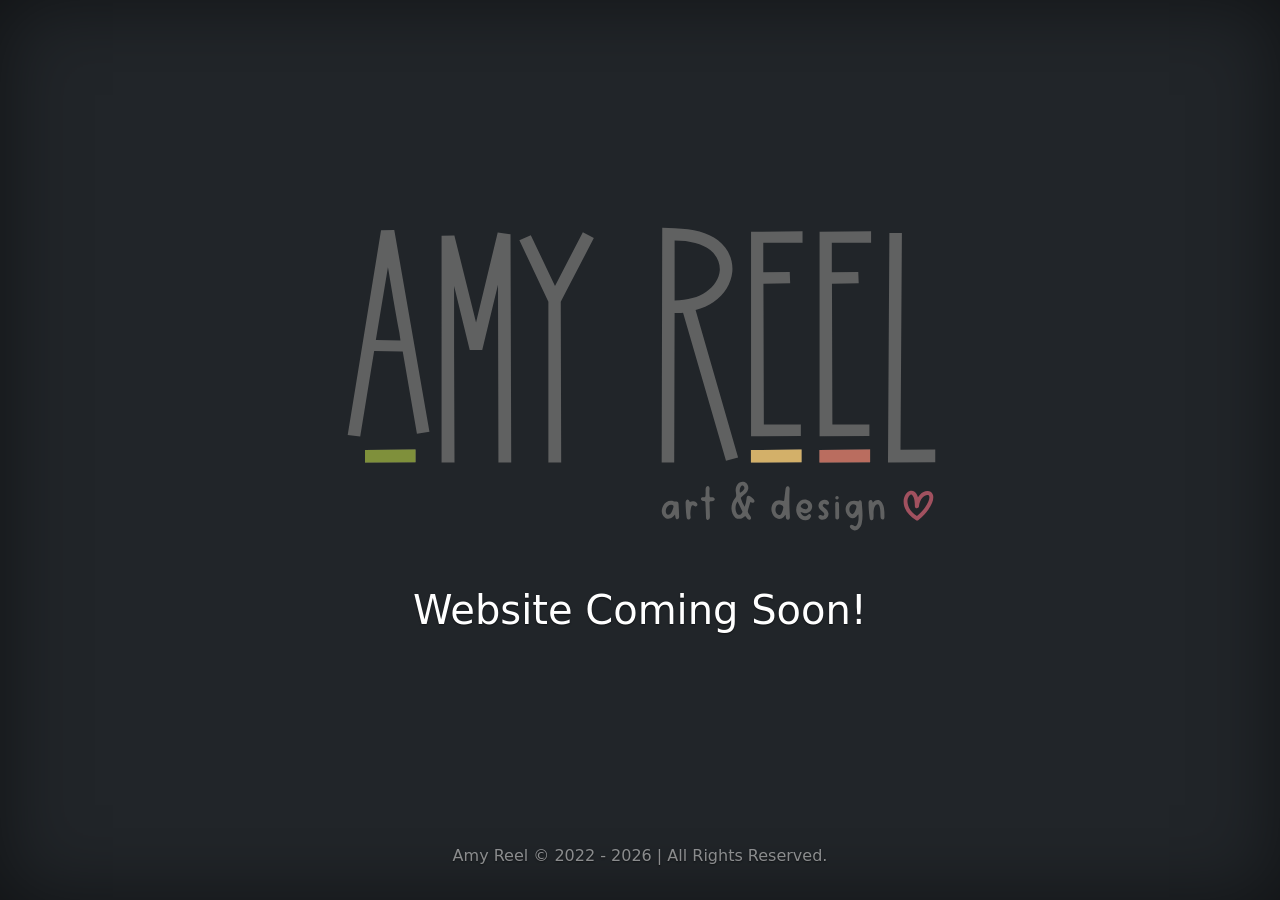
<file: index.html>
<!doctype html>
<html lang="en" class="h-100">
<head>
  <meta charset="utf-8">
  <meta name="viewport" content="width=device-width, initial-scale=1">
  <meta name="description" content="Amy Reel's Portfolio">
  <meta name="author" content="Amy Reel">
  <meta name="theme-color" content="#A1515F">

  <!-- Favicons -->
  <link rel="apple-touch-icon" sizes="180x180" href="/images/apple-touch-icon.png">
  <link rel="icon" type="image/png" sizes="32x32" href="/images/favicon-32x32.png">
  <link rel="icon" type="image/png" sizes="16x16" href="/images/favicon-16x16.png">
  <link rel="manifest" href="/site.webmanifest">
  <!-- /Favicons -->

  <title>Amy Reel | Portfolio</title>

  <!-- Bootstrap CDN -->
  <link href="https://cdn.jsdelivr.net/npm/bootstrap@5.2.2/dist/css/bootstrap.min.css" rel="stylesheet" integrity="sha384-Zenh87qX5JnK2Jl0vWa8Ck2rdkQ2Bzep5IDxbcnCeuOxjzrPF/et3URy9Bv1WTRi" crossorigin="anonymous">

  <!-- CSS -->
  <link href="/css/cover.css" rel="stylesheet">
  <link href="/css/main-styles.css" rel="stylesheet">
</head>

  <body class="d-flex h-100 text-center text-bg-dark">

    <div class="cover-container d-flex w-100 h-100 p-3 mx-auto flex-column">
    <header class="mb-auto">
      <div>

      </div>
    </header>

    <main class="px-3">
      <img src="/images/amy-reel-logo.svg" alt="Amy Reel - Art &amp; Design Logo" title="Amy Reel - Art &amp; Design" class="img-reponsive mb-5">
      <h1>Website Coming Soon!</h1>
    </main>

      <footer class="mt-auto text-white-50">
        <p>Amy Reel © 2022 - 2026 | All Rights Reserved.</p>
      </footer>
    </div> 

    <div style="position: static !important;"></div>

    <script src="https://cdn.jsdelivr.net/npm/bootstrap@5.2.2/dist/js/bootstrap.bundle.min.js" integrity="sha384-OERcA2EqjJCMA+/3y+gxIOqMEjwtxJY7qPCqsdltbNJuaOe923+mo//f6V8Qbsw3" crossorigin="anonymous"></script>
  </body>

</html>
</file>
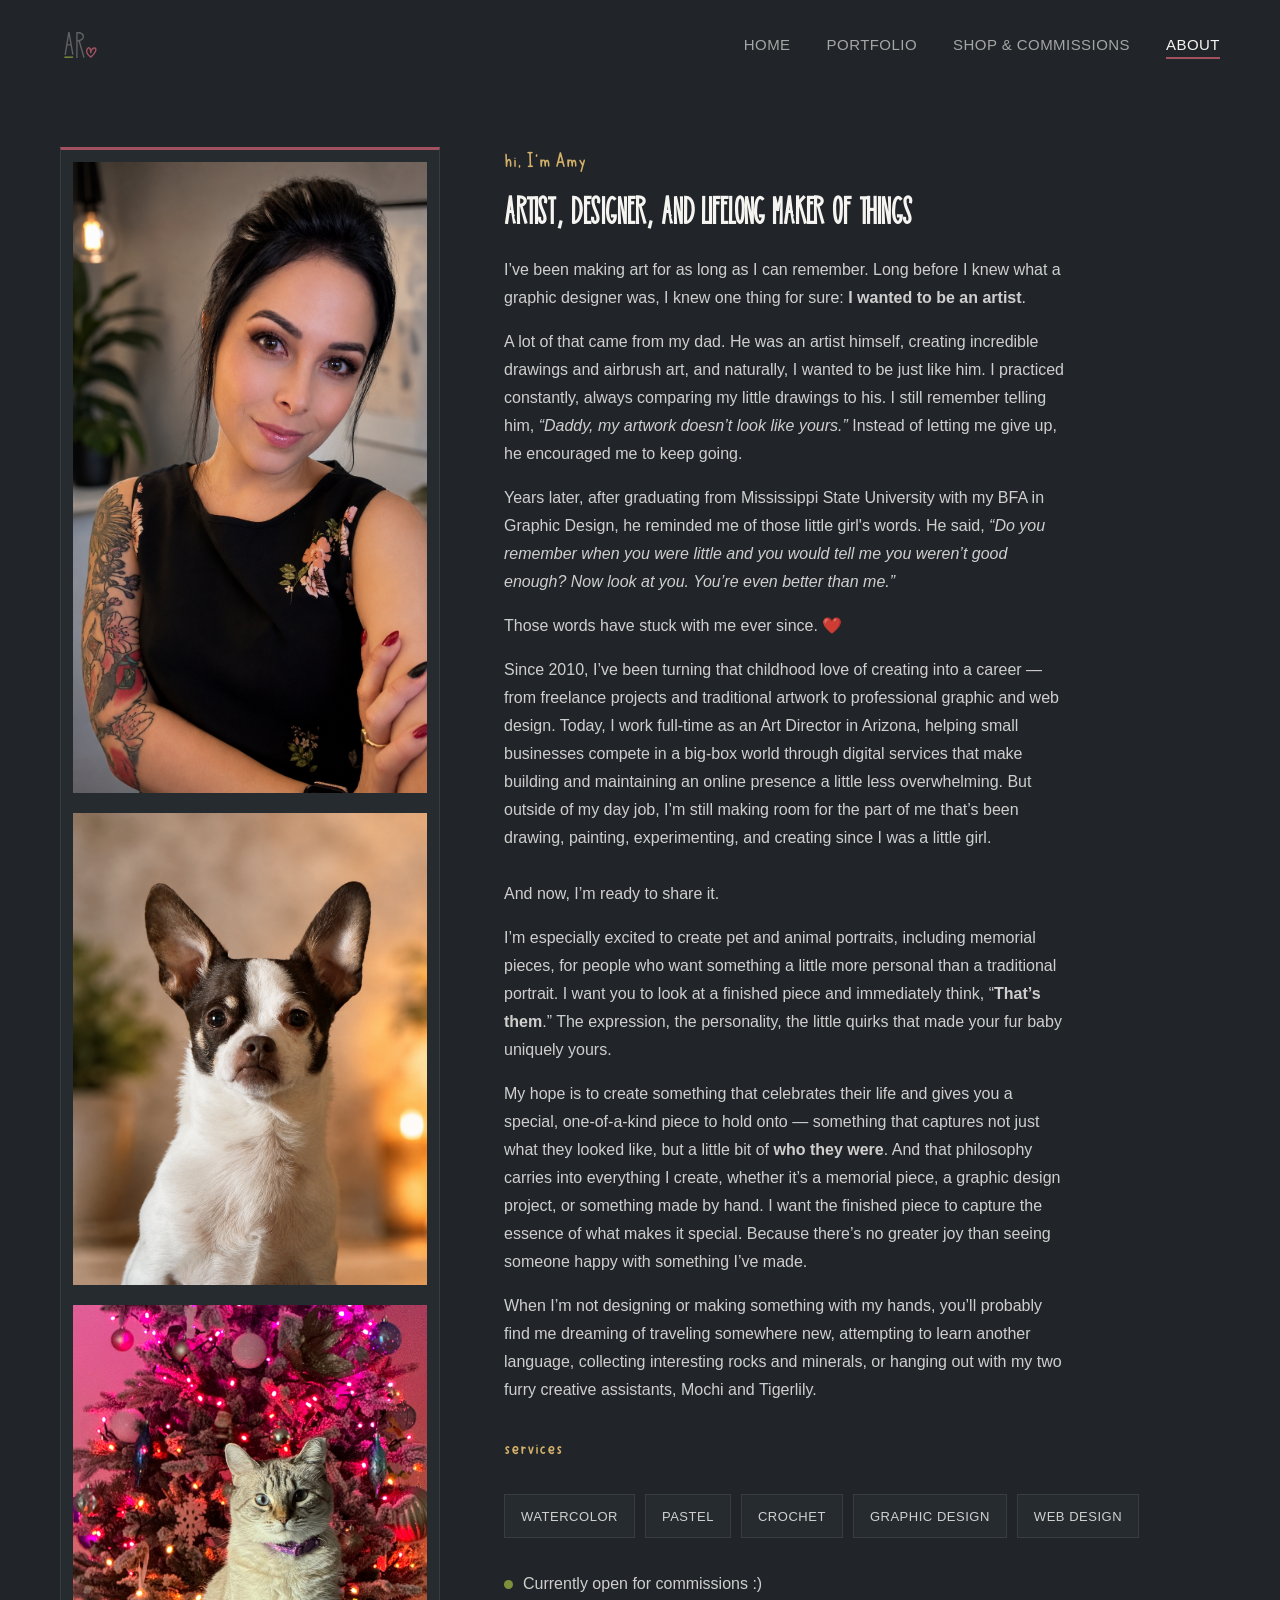
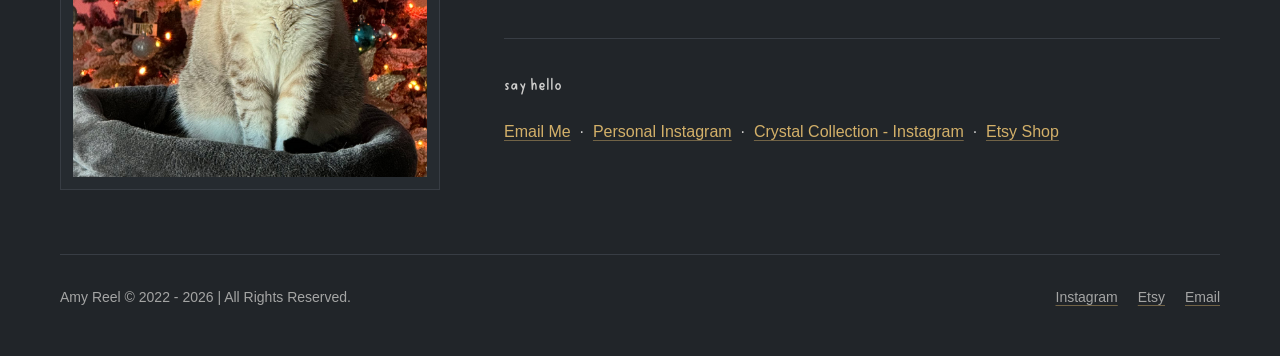
<file: about.html>
<!doctype html>
<html lang="en">
<head>
  <meta charset="utf-8">
  <meta name="viewport" content="width=device-width, initial-scale=1">
  <meta name="description" content="About Amy Reel — art, design, crochet, and commissioned traditional media.">
  <title>About | Amy Reel — Art &amp; Design</title>
  <link rel="icon" type="image/x-icon" href="images/favicon.ico">
  <link rel="stylesheet" href="css/style.css">
  <link rel="stylesheet" href="css/pages.css">
</head>
<body>
  <a class="skip-link" href="#main">Skip to main content</a>

  <header class="site-header">
    <div class="wrap nav">
      <a href="index.html" class="nav-logo" aria-label="Amy Reel — Home">
        <img src="images/amy-reel-logo-abrv.svg" alt="" width="64" height="34">
      </a>
      <div class="nav-end">
        <button type="button" class="nav-toggle" aria-expanded="false" aria-controls="primary-nav">
          <span class="nav-toggle-bars" aria-hidden="true"></span>
          <span class="visually-hidden">Menu</span>
        </button>
        <nav aria-label="Primary">
          <ul class="nav-links" id="primary-nav" data-open="false">
            <li><a href="index.html">Home</a></li>
            <li><a href="portfolio.html">Portfolio</a></li>
            <li><a href="shop.html">Shop &amp; Commissions</a></li>
            <li><a href="about.html" aria-current="page">About</a></li>
          </ul>
        </nav>
      </div>
    </div>
  </header>

  <main id="main">
    <section class="wrap about-body">
      <div class="portrait placeholder-block">
        <img src="images/amy-about-pic.png"  alt="a picture of Amy Reel" title="hi, I'm Amy">
        <img src="images/Mochi.png"  alt="a picture of Mochi" title="woof, I'm Mochi">
        <img src="images/TL.jpg"  alt="a picture of Tigerlily" title="meow, I'm Tigerlily">
      </div>
      <div class="about-copy">
        <span class="eyebrow" style="font-size:22px;">hi, I'm Amy</span>
        <h1 class="section-title display">artist, designer, and lifelong maker of things</h1>
        <p>I’ve been making art for as long as I can remember. Long before I knew what a graphic designer was, I knew one thing for sure: <strong>I wanted to be an artist</strong>.</p>
        <p>A lot of that came from my dad. He was an artist himself, creating incredible drawings and airbrush art, and naturally, I wanted to be just like him. I practiced constantly, always comparing my little drawings to his. I still remember telling him, <i>“Daddy, my artwork doesn’t look like yours.”</i> Instead of letting me give up, he encouraged me to keep going.</p>
        <p>Years later, after graduating from Mississippi State University with my BFA in Graphic Design, he reminded me of those little girl's words. He said, <i>“Do you remember when you were little and you would tell me you weren’t good enough? Now look at you. You’re even better than me.”</i></p>
        <p>Those words have stuck with me ever since. ❤️</p>
        <p>Since 2010, I’ve been turning that childhood love of creating into a career — from freelance projects and traditional artwork to professional graphic and web design. Today, I work full-time as an Art Director in Arizona, helping small businesses compete in a big-box world through digital services that make building and maintaining an online presence a little less overwhelming. But outside of my day job, I’m still making room for the part of me that’s been drawing, painting, experimenting, and creating since I was a little girl.<br><br>And now, I’m ready to share it.</p>
        <p>I’m especially excited to create pet and animal portraits, including memorial pieces, for people who want something a little more personal than a traditional portrait. I want you to look at a finished piece and immediately think, “<strong>That’s them</strong>.” The expression, the personality, the little quirks that made your fur baby uniquely yours.</p>
        <p>My hope is to create something that celebrates their life and gives you a special, one-of-a-kind piece to hold onto — something that captures not just what they looked like, but a little bit of <strong>who they were</strong>. And that philosophy carries into everything I create, whether it’s a memorial piece, a graphic design project, or something made by hand. I want the finished piece to capture the essence of what makes it special. Because there’s no greater joy than seeing someone happy with something I’ve made.</p>
        <p>When I’m not designing or making something with my hands, you’ll probably find me dreaming of traveling somewhere new, attempting to learn another language, collecting interesting rocks and minerals, or hanging out with my two furry creative assistants, Mochi and Tigerlily.</p>
        
        <span class="eyebrow" style="font-size:22px; margin-top: 30px;">services</span>
        <ul class="tags" aria-label="Mediums and tools">
          <li class="chip">Watercolor</li>
          <li class="chip">Pastel</li>
          <li class="chip">Crochet</li>
          <li class="chip">Graphic Design</li>
          <li class="chip">Web Design</li>
        </ul>

        <p class="status-badge"><span class="status-dot green-light" aria-hidden="true"></span> Currently open for commissions :) </p>

        <div class="contact-block">
          <p class="eyebrow">say hello</p>
          <p>
            <a href="mailto:amyhreel@gmail.com">Email Me</a>
            &nbsp;&middot;&nbsp;
            <a href="https://www.instagram.com/amehkeepsitreel/" target="_blank">Personal Instagram</a>
            &nbsp;&middot;&nbsp;
            <a href="https://www.instagram.com/a.reel.crystal.collection/" target="_blank">Crystal Collection - Instagram</a>
            &nbsp;&middot;&nbsp;
            <a href="https://www.etsy.com/" target="_blank">Etsy Shop</a>
          </p>
        </div>
      </div>
    </section>
  </main>

  <footer class="footer wrap">
    <p>Amy Reel &copy; 2022 - <script>document.write(new Date().getFullYear())</script> | All Rights Reserved.</p>
    <ul class="footer-social">
      <li><a href="#">Instagram</a></li>
      <li><a href="https://www.etsy.com/">Etsy</a></li>
      <li><a href="mailto:your@email.com">Email</a></li>
    </ul>
  </footer>

  <script src="js/main.js"></script>
</body>
</html>
</file>
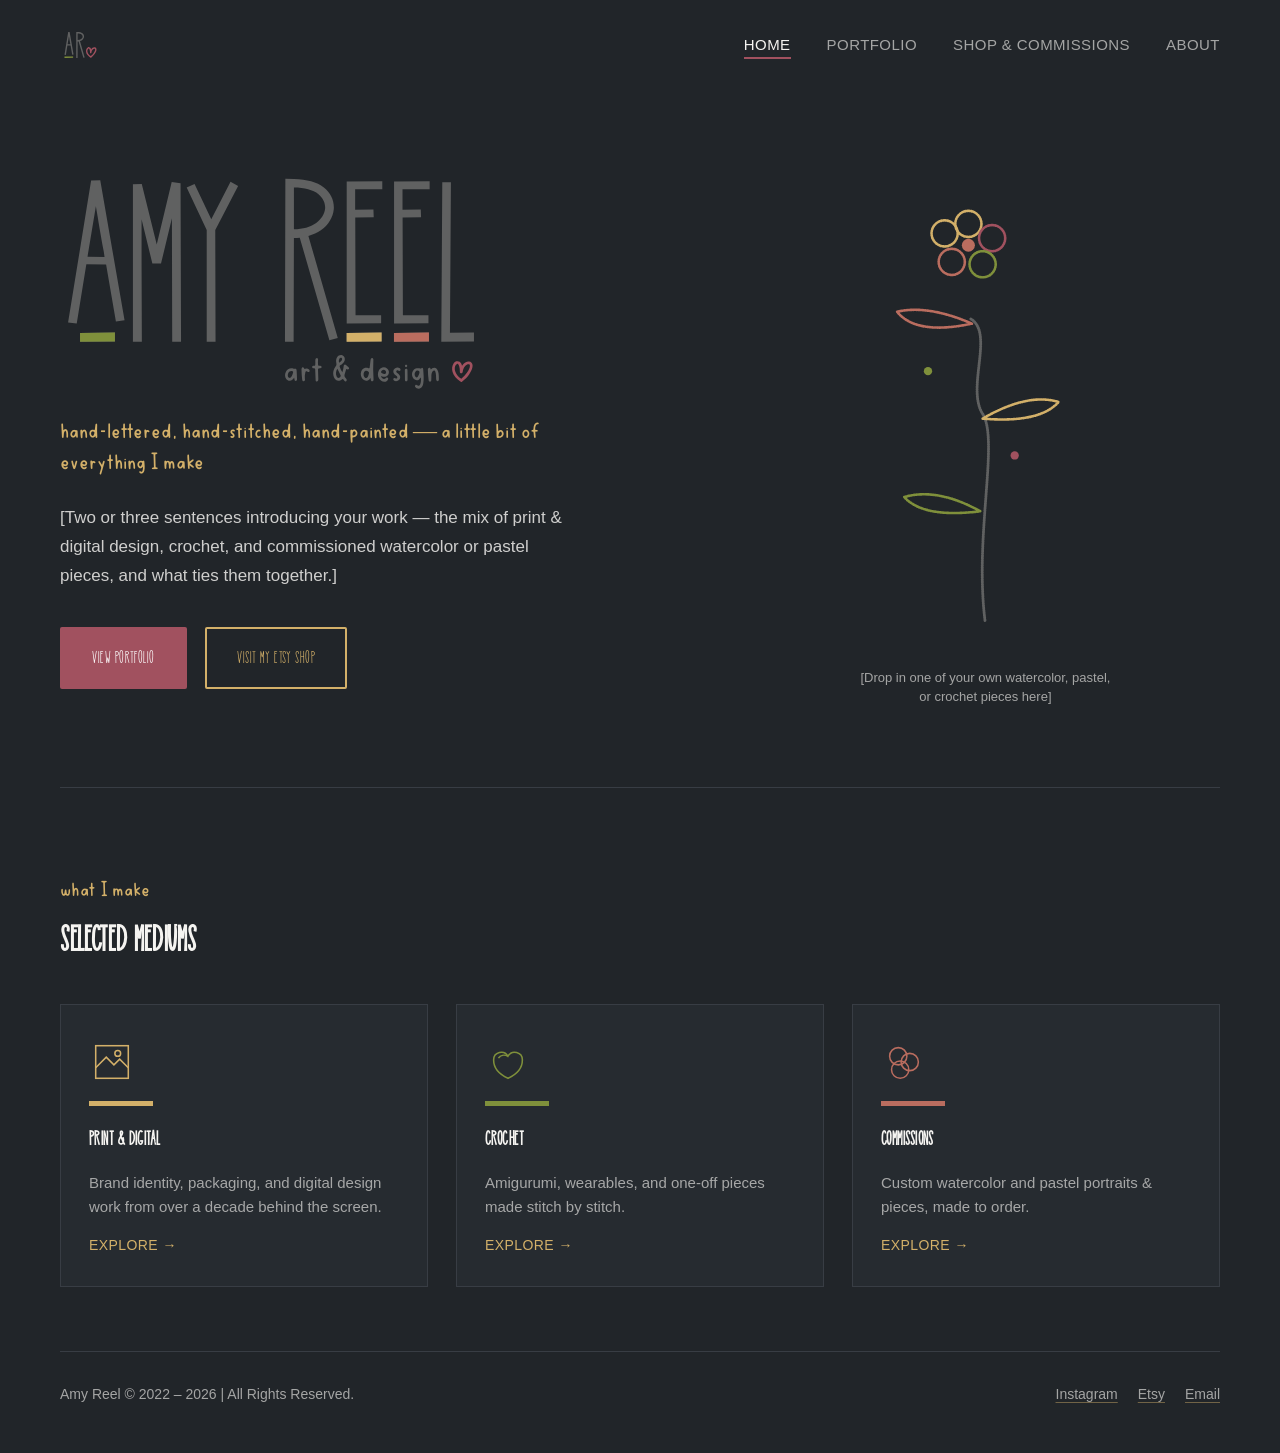
<file: index2.html>
<!doctype html>
<html lang="en">
<head>
  <meta charset="utf-8">
  <meta name="viewport" content="width=device-width, initial-scale=1">
  <meta name="description" content="Amy Reel — Art &amp; Design. A portfolio of print &amp; digital design, crochet, and commissioned watercolor and pastel pieces.">
  <title>Amy Reel — Art &amp; Design</title>
  <link rel="stylesheet" href="css/style.css">
  <link rel="stylesheet" href="css/pages.css">
</head>
<body>
  <a class="skip-link" href="#main">Skip to main content</a>

  <header class="site-header">
    <div class="wrap nav">
      <a href="index.html" class="nav-logo" aria-label="Amy Reel — Home">
        <img src="images/amy-reel-logo-abrv.svg" alt="" width="64" height="34">
      </a>
      <div class="nav-end">
        <button type="button" class="nav-toggle" aria-expanded="false" aria-controls="primary-nav">
          <span class="nav-toggle-bars" aria-hidden="true"></span>
          <span class="visually-hidden">Menu</span>
        </button>
        <nav aria-label="Primary">
          <ul class="nav-links" id="primary-nav" data-open="false">
            <li><a href="index.html" aria-current="page">Home</a></li>
            <li><a href="portfolio.html">Portfolio</a></li>
            <li><a href="shop.html">Shop &amp; Commissions</a></li>
            <li><a href="about.html">About</a></li>
          </ul>
        </nav>
      </div>
    </div>
  </header>

  <main id="main">
    <h1 class="visually-hidden">Amy Reel — Art &amp; Design Portfolio</h1>

    <section class="wrap hero hero-split">
      <div class="hero-col-text">
        <img class="hero-logo" src="images/amy-reel-logo.svg" alt="" width="420" height="222">
        <p class="eyebrow hero-tagline">hand-lettered, hand-stitched, hand-painted &mdash; a little bit of everything I make</p>
        <p class="hero-copy">[Two or three sentences introducing your work &mdash; the mix of print &amp; digital design, crochet, and commissioned watercolor or pastel pieces, and what ties them together.]</p>
        <div class="hero-actions">
          <a href="portfolio.html" class="btn btn-primary">View Portfolio</a>
          <a href="https://www.etsy.com/" class="btn btn-outline">Visit My Etsy Shop</a>
        </div>
      </div>
      <div class="hero-art">
        <svg class="hero-illustration" viewBox="0 0 320 420" fill="none" aria-hidden="true" focusable="false">
          <path d="M160 392C151 320 172 240 158 218C144 196 168 150 148 138" stroke="#606161" stroke-width="2.4" stroke-linecap="round"></path>
          <path d="M156 300Q120 280 92 288Q108 306 156 300Z" stroke="#7F903B" stroke-width="2.2" stroke-linejoin="round" stroke-linecap="round"></path>
          <path d="M158 222Q196 200 222 208Q206 226 158 222Z" stroke="#D3B069" stroke-width="2.2" stroke-linejoin="round" stroke-linecap="round"></path>
          <path d="M149 142Q112 126 86 132Q102 152 149 142Z" stroke="#BA6D5F" stroke-width="2.2" stroke-linejoin="round" stroke-linecap="round"></path>
          <circle cx="185" cy="253" r="3.5" fill="#A1515F"></circle>
          <circle cx="112" cy="182" r="3.5" fill="#7F903B"></circle>
          <g stroke-width="2.2" stroke-linecap="round" stroke-linejoin="round">
            <circle cx="146" cy="58" r="11" stroke="#D3B069"></circle>
            <circle cx="166" cy="70" r="11" stroke="#A1515F"></circle>
            <circle cx="158" cy="92" r="11" stroke="#7F903B"></circle>
            <circle cx="132" cy="90" r="11" stroke="#BA6D5F"></circle>
            <circle cx="126" cy="66" r="11" stroke="#D3B069"></circle>
          </g>
          <circle cx="146" cy="76" r="5.5" fill="#BA6D5F"></circle>
        </svg>
        <p class="hero-art-caption">[Drop in one of your own watercolor, pastel, or crochet pieces here]</p>
      </div>
    </section>

    <section class="wrap section">
      <div class="section-head">
        <span class="eyebrow" style="font-size:22px;">what I make</span>
        <h2 class="section-title display">Selected Mediums</h2>
      </div>
      <div class="grid-3">

        <div class="cat-card">
          <svg class="cat-icon" viewBox="0 0 48 48" fill="none" stroke="#D3B069" stroke-width="1.6" aria-hidden="true" focusable="false">
            <rect x="7" y="7" width="34" height="34"></rect>
            <path d="M7 30 L18 19 L26 27 L32 21 L41 30"></path>
            <circle cx="30" cy="15" r="3"></circle>
          </svg>
          <span class="rule rule-mustard"></span>
          <h3>Print &amp; Digital</h3>
          <p>Brand identity, packaging, and digital design work from over a decade behind the screen.</p>
          <a href="portfolio.html#print-digital" class="cat-link">Explore <span class="arrow" aria-hidden="true">&rarr;</span></a>
        </div>

        <div class="cat-card">
          <svg class="cat-icon" viewBox="0 0 48 48" fill="none" stroke="#7F903B" stroke-width="1.6" aria-hidden="true" focusable="false">
            <path d="M24 41c9-4 15-11 15-19a8 8 0 0 0-15-4 8 8 0 0 0-15 4c0 8 6 15 15 19z"></path>
            <path d="M14 20c2-3 6-4 10-2"></path>
          </svg>
          <span class="rule rule-olive"></span>
          <h3>Crochet</h3>
          <p>Amigurumi, wearables, and one-off pieces made stitch by stitch.</p>
          <a href="portfolio.html#crochet" class="cat-link">Explore <span class="arrow" aria-hidden="true">&rarr;</span></a>
        </div>

        <div class="cat-card">
          <svg class="cat-icon" viewBox="0 0 48 48" fill="none" stroke="#BA6D5F" stroke-width="1.6" aria-hidden="true" focusable="false">
            <circle cx="18" cy="18" r="9"></circle>
            <circle cx="30" cy="24" r="9"></circle>
            <circle cx="20" cy="32" r="9"></circle>
          </svg>
          <span class="rule rule-terracotta"></span>
          <h3>Commissions</h3>
          <p>Custom watercolor and pastel portraits &amp; pieces, made to order.</p>
          <a href="portfolio.html#commissions" class="cat-link">Explore <span class="arrow" aria-hidden="true">&rarr;</span></a>
        </div>

      </div>
    </section>
  </main>

  <footer class="footer wrap">
    <p>Amy Reel &copy; 2022 &ndash; <script>document.write(new Date().getFullYear())</script> | All Rights Reserved.</p>
    <ul class="footer-social">
      <li><a href="#">Instagram</a></li>
      <li><a href="https://www.etsy.com/">Etsy</a></li>
      <li><a href="mailto:your@email.com">Email</a></li>
    </ul>
  </footer>

  <script src="js/main.js"></script>
</body>
</html>
</file>
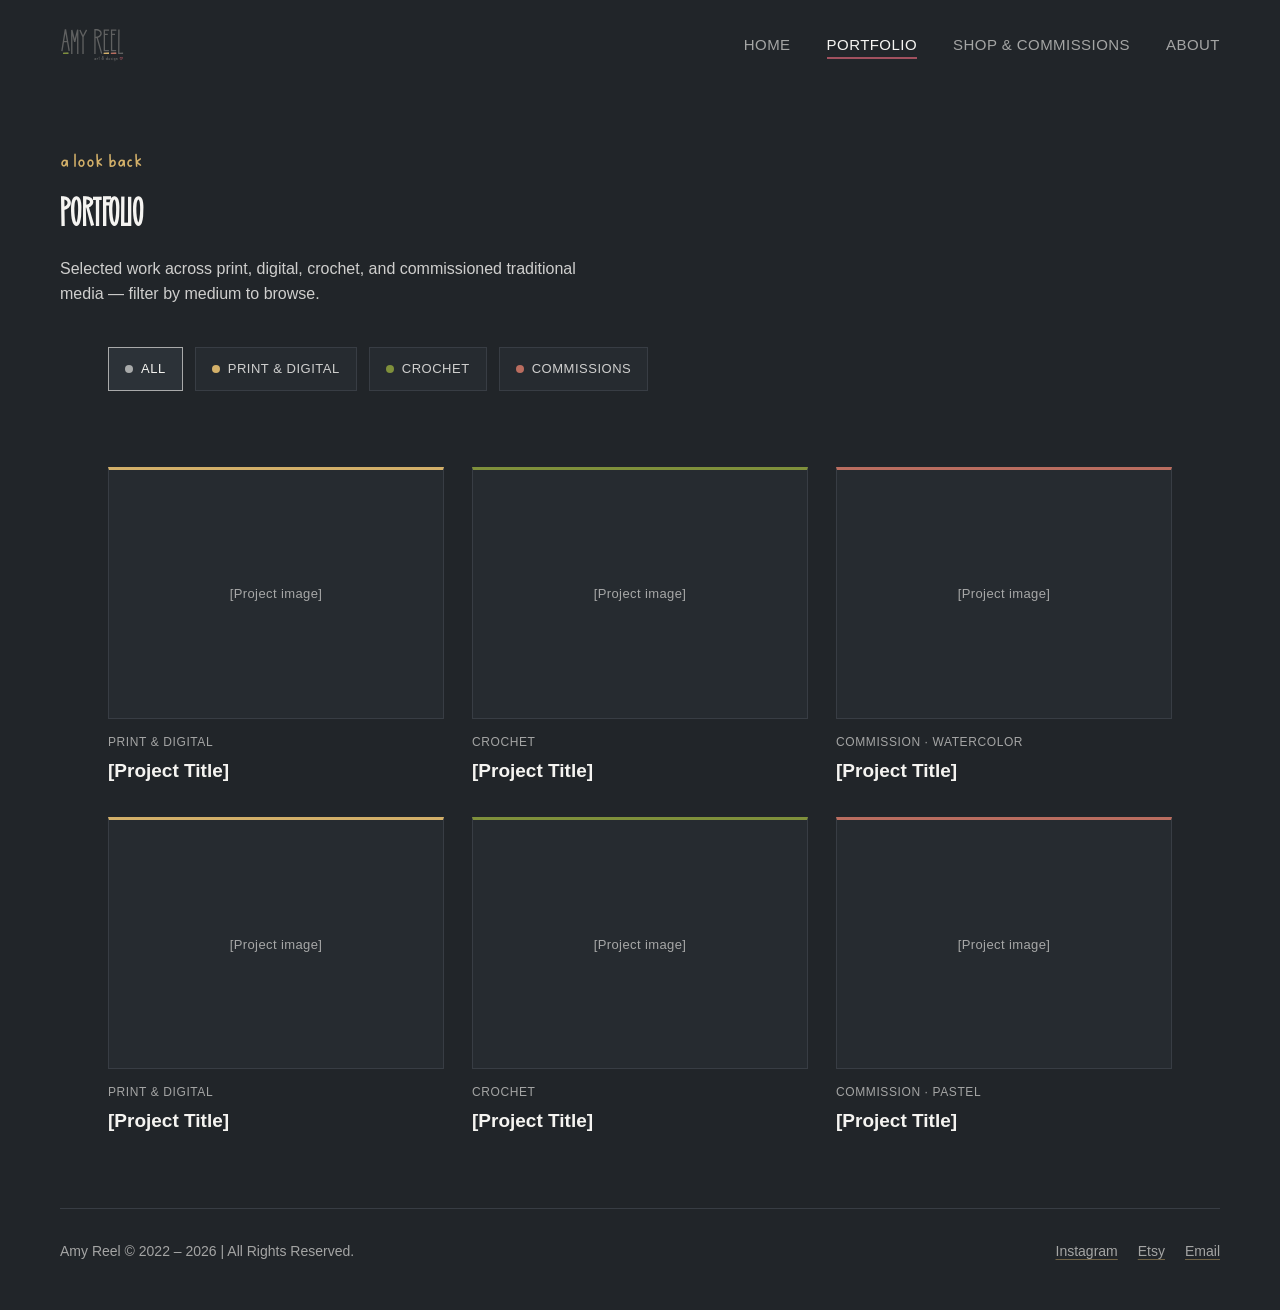
<file: portfolio.html>
<!doctype html>
<html lang="en">
<head>
  <meta charset="utf-8">
  <meta name="viewport" content="width=device-width, initial-scale=1">
  <meta name="description" content="Selected work across print, digital, crochet, and commissioned traditional media by Amy Reel.">
  <title>Portfolio | Amy Reel — Art &amp; Design</title>
  <link rel="stylesheet" href="css/style.css">
  <link rel="stylesheet" href="css/pages.css">
</head>
<body>
  <a class="skip-link" href="#main">Skip to main content</a>

  <header class="site-header">
    <div class="wrap nav">
      <a href="index.html" class="nav-logo" aria-label="Amy Reel — Home">
        <img src="images/amy-reel-logo.svg" alt="" width="64" height="34">
      </a>
      <div class="nav-end">
        <button type="button" class="nav-toggle" aria-expanded="false" aria-controls="primary-nav">
          <span class="nav-toggle-bars" aria-hidden="true"></span>
          <span class="visually-hidden">Menu</span>
        </button>
        <nav aria-label="Primary">
          <ul class="nav-links" id="primary-nav" data-open="false">
            <li><a href="index.html">Home</a></li>
            <li><a href="portfolio.html" aria-current="page">Portfolio</a></li>
            <li><a href="shop.html">Shop &amp; Commissions</a></li>
            <li><a href="about.html">About</a></li>
          </ul>
        </nav>
      </div>
    </div>
  </header>

  <main id="main">
    <section class="wrap page-head">
      <span class="eyebrow" style="font-size:22px;">a look back</span>
      <h1 class="section-title display">Portfolio</h1>
      <p>Selected work across print, digital, crochet, and commissioned traditional media &mdash; filter by medium to browse.</p>
    </section>

    <section class="wrap">
      <div class="filters" role="group" aria-label="Filter projects by medium" data-filter-group>
        <button type="button" class="chip" data-filter="all" aria-pressed="true" style="--accent:var(--ink-dim)">
          <span class="chip-dot" aria-hidden="true"></span>All
        </button>
        <button type="button" class="chip" data-filter="print-digital" aria-pressed="false" style="--accent:var(--mustard)">
          <span class="chip-dot" aria-hidden="true"></span>Print &amp; Digital
        </button>
        <button type="button" class="chip" data-filter="crochet" aria-pressed="false" style="--accent:var(--olive)">
          <span class="chip-dot" aria-hidden="true"></span>Crochet
        </button>
        <button type="button" class="chip" data-filter="commissions" aria-pressed="false" style="--accent:var(--terracotta)">
          <span class="chip-dot" aria-hidden="true"></span>Commissions
        </button>
      </div>

      <p class="filter-status" role="status" data-filter-status></p>

      <div class="grid-work" data-work-grid>

        <a class="work-card" href="project.html" data-category="print-digital" data-match="true">
          <div class="work-thumb placeholder-block" style="border-top:3px solid var(--mustard)"><span>[Project image]</span></div>
          <div class="work-meta">
            <div class="work-tag">Print &amp; Digital</div>
            <div class="work-title">[Project Title]</div>
          </div>
        </a>

        <a class="work-card" href="project.html" data-category="crochet" data-match="true">
          <div class="work-thumb placeholder-block" style="border-top:3px solid var(--olive)"><span>[Project image]</span></div>
          <div class="work-meta">
            <div class="work-tag">Crochet</div>
            <div class="work-title">[Project Title]</div>
          </div>
        </a>

        <a class="work-card" href="project.html" data-category="commissions" data-match="true">
          <div class="work-thumb placeholder-block" style="border-top:3px solid var(--terracotta)"><span>[Project image]</span></div>
          <div class="work-meta">
            <div class="work-tag">Commission &middot; Watercolor</div>
            <div class="work-title">[Project Title]</div>
          </div>
        </a>

        <a class="work-card" href="project.html" data-category="print-digital" data-match="true">
          <div class="work-thumb placeholder-block" style="border-top:3px solid var(--mustard)"><span>[Project image]</span></div>
          <div class="work-meta">
            <div class="work-tag">Print &amp; Digital</div>
            <div class="work-title">[Project Title]</div>
          </div>
        </a>

        <a class="work-card" href="project.html" data-category="crochet" data-match="true">
          <div class="work-thumb placeholder-block" style="border-top:3px solid var(--olive)"><span>[Project image]</span></div>
          <div class="work-meta">
            <div class="work-tag">Crochet</div>
            <div class="work-title">[Project Title]</div>
          </div>
        </a>

        <a class="work-card" href="project.html" data-category="commissions" data-match="true">
          <div class="work-thumb placeholder-block" style="border-top:3px solid var(--terracotta)"><span>[Project image]</span></div>
          <div class="work-meta">
            <div class="work-tag">Commission &middot; Pastel</div>
            <div class="work-title">[Project Title]</div>
          </div>
        </a>

      </div>
    </section>
  </main>

  <footer class="footer wrap">
    <p>Amy Reel &copy; 2022 &ndash; <script>document.write(new Date().getFullYear())</script> | All Rights Reserved.</p>
    <ul class="footer-social">
      <li><a href="#">Instagram</a></li>
      <li><a href="https://www.etsy.com/">Etsy</a></li>
      <li><a href="mailto:your@email.com">Email</a></li>
    </ul>
  </footer>

  <script src="js/main.js"></script>
</body>
</html>
</file>
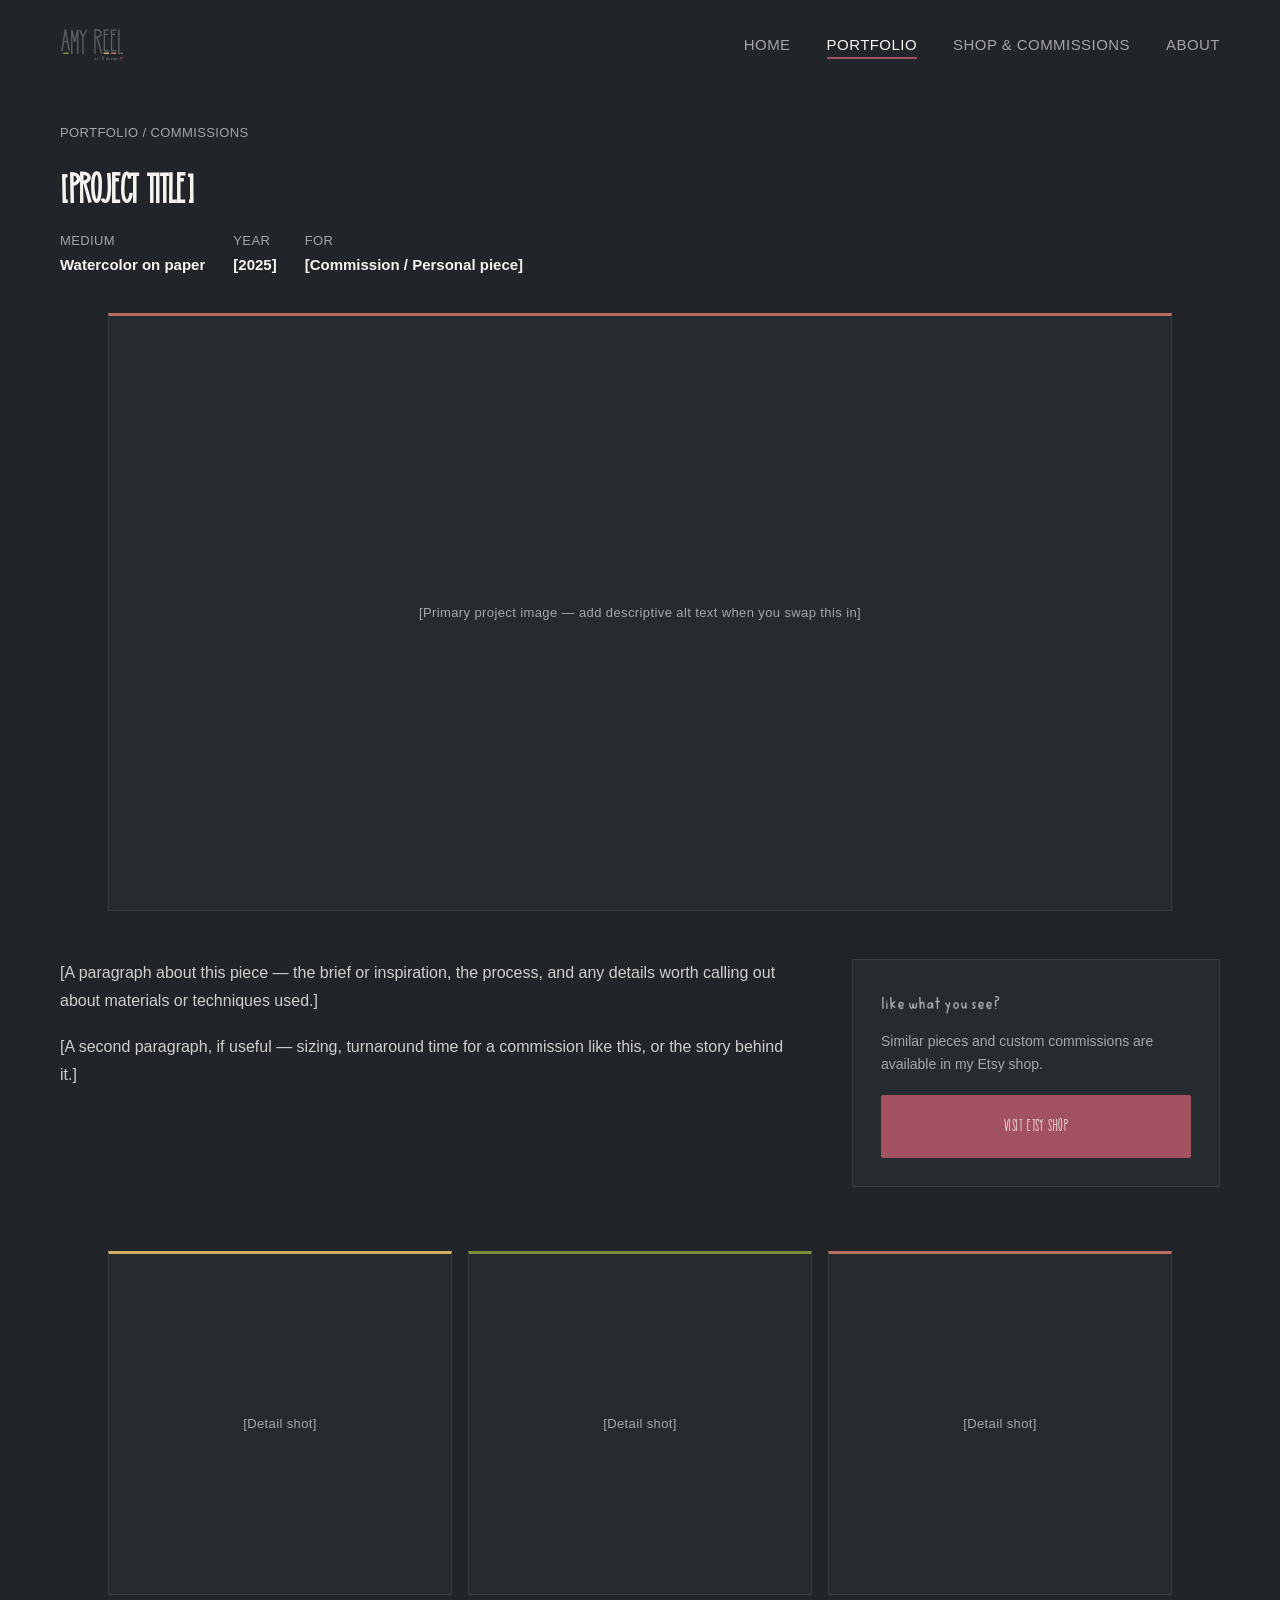
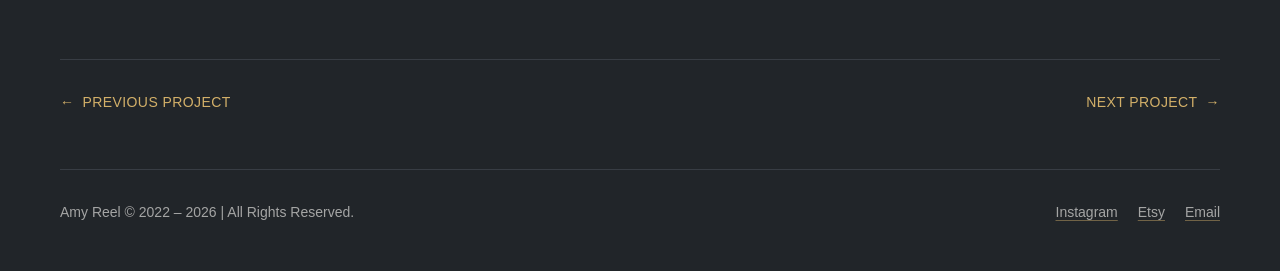
<file: project.html>
<!doctype html>
<html lang="en">
<head>
  <meta charset="utf-8">
  <meta name="viewport" content="width=device-width, initial-scale=1">
  <meta name="description" content="Project detail — Amy Reel, Art &amp; Design.">
  <title>[Project Title] | Amy Reel — Art &amp; Design</title>
  <link rel="stylesheet" href="css/style.css">
  <link rel="stylesheet" href="css/pages.css">
</head>
<body>
  <a class="skip-link" href="#main">Skip to main content</a>

  <header class="site-header">
    <div class="wrap nav">
      <a href="index.html" class="nav-logo" aria-label="Amy Reel — Home">
        <img src="images/amy-reel-logo.svg" alt="" width="64" height="34">
      </a>
      <div class="nav-end">
        <button type="button" class="nav-toggle" aria-expanded="false" aria-controls="primary-nav">
          <span class="nav-toggle-bars" aria-hidden="true"></span>
          <span class="visually-hidden">Menu</span>
        </button>
        <nav aria-label="Primary">
          <ul class="nav-links" id="primary-nav" data-open="false">
            <li><a href="index.html">Home</a></li>
            <li><a href="portfolio.html" aria-current="page">Portfolio</a></li>
            <li><a href="shop.html">Shop &amp; Commissions</a></li>
            <li><a href="about.html">About</a></li>
          </ul>
        </nav>
      </div>
    </div>
  </header>

  <main id="main">
    <p class="wrap crumb"><a href="portfolio.html">Portfolio</a> / Commissions</p>

    <div class="wrap detail-head">
      <div>
        <h1 class="display detail-title">[Project Title]</h1>
        <div class="meta-row">
          <span class="meta-item">Medium<strong>Watercolor on paper</strong></span>
          <span class="meta-item">Year<strong>[2025]</strong></span>
          <span class="meta-item">For<strong>[Commission / Personal piece]</strong></span>
        </div>
      </div>
    </div>

    <div class="wrap">
      <div class="hero-image placeholder-block">[Primary project image &mdash; add descriptive alt text when you swap this in]</div>
    </div>

    <div class="wrap detail-body">
      <div class="detail-copy">
        <p>[A paragraph about this piece &mdash; the brief or inspiration, the process, and any details worth calling out about materials or techniques used.]</p>
        <p>[A second paragraph, if useful &mdash; sizing, turnaround time for a commission like this, or the story behind it.]</p>
      </div>
      <aside class="cta-panel" aria-label="Shop this style">
        <p class="eyebrow">like what you see?</p>
        <p>Similar pieces and custom commissions are available in my Etsy shop.</p>
        <a href="https://www.etsy.com/" class="btn btn-primary" style="width:100%;">Visit Etsy Shop</a>
      </aside>
    </div>

    <div class="wrap thumb-row">
      <div class="thumb placeholder-block" style="border-top:3px solid var(--mustard)">[Detail shot]</div>
      <div class="thumb placeholder-block" style="border-top:3px solid var(--olive)">[Detail shot]</div>
      <div class="thumb placeholder-block" style="border-top:3px solid var(--terracotta)">[Detail shot]</div>
    </div>

    <nav class="wrap prev-next" aria-label="More projects">
      <a href="project.html"><span class="arrow" aria-hidden="true">&larr;</span> Previous project</a>
      <a href="project.html">Next project <span class="arrow" aria-hidden="true">&rarr;</span></a>
    </nav>
  </main>

  <footer class="footer wrap">
    <p>Amy Reel &copy; 2022 &ndash; <script>document.write(new Date().getFullYear())</script> | All Rights Reserved.</p>
    <ul class="footer-social">
      <li><a href="#">Instagram</a></li>
      <li><a href="https://www.etsy.com/">Etsy</a></li>
      <li><a href="mailto:your@email.com">Email</a></li>
    </ul>
  </footer>

  <script src="js/main.js"></script>
</body>
</html>
</file>
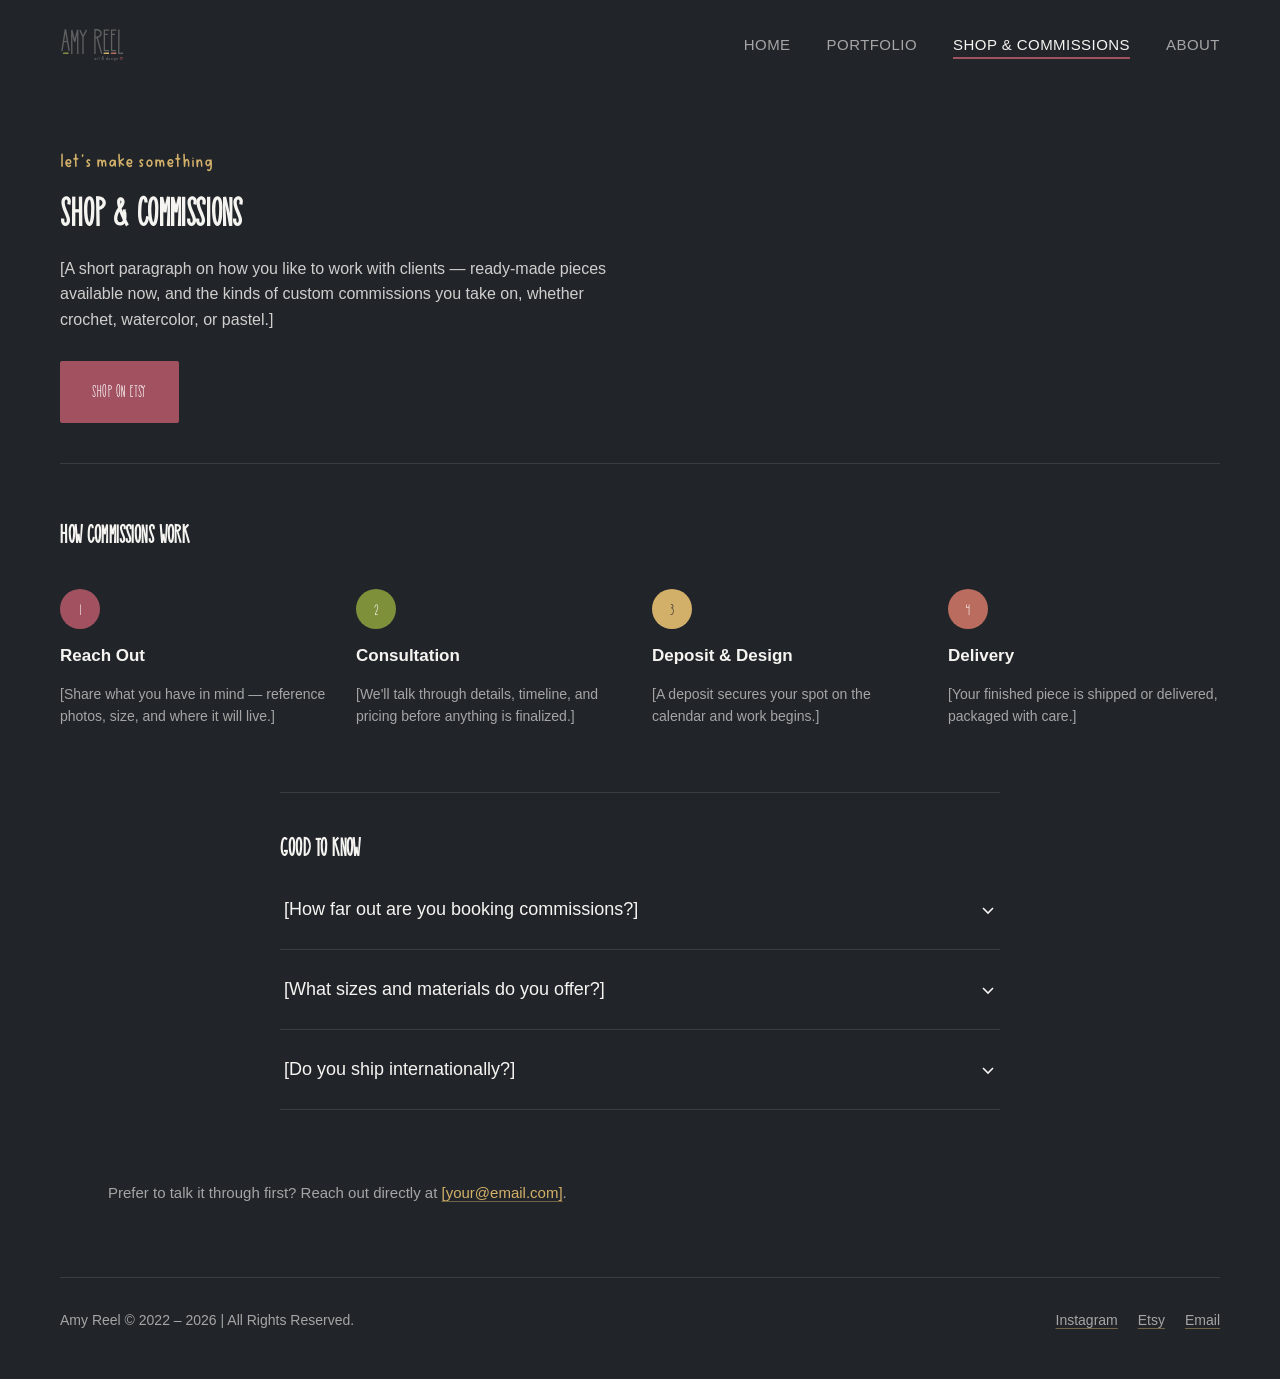
<file: shop.html>
<!doctype html>
<html lang="en">
<head>
  <meta charset="utf-8">
  <meta name="viewport" content="width=device-width, initial-scale=1">
  <meta name="description" content="Shop Amy Reel's Etsy store and learn how custom crochet, watercolor, and pastel commissions work.">
  <title>Shop &amp; Commissions | Amy Reel — Art &amp; Design</title>
  <link rel="stylesheet" href="css/style.css">
  <link rel="stylesheet" href="css/pages.css">
</head>
<body>
  <a class="skip-link" href="#main">Skip to main content</a>

  <header class="site-header">
    <div class="wrap nav">
      <a href="index.html" class="nav-logo" aria-label="Amy Reel — Home">
        <img src="images/amy-reel-logo.svg" alt="" width="64" height="34">
      </a>
      <div class="nav-end">
        <button type="button" class="nav-toggle" aria-expanded="false" aria-controls="primary-nav">
          <span class="nav-toggle-bars" aria-hidden="true"></span>
          <span class="visually-hidden">Menu</span>
        </button>
        <nav aria-label="Primary">
          <ul class="nav-links" id="primary-nav" data-open="false">
            <li><a href="index.html">Home</a></li>
            <li><a href="portfolio.html">Portfolio</a></li>
            <li><a href="shop.html" aria-current="page">Shop &amp; Commissions</a></li>
            <li><a href="about.html">About</a></li>
          </ul>
        </nav>
      </div>
    </div>
  </header>

  <main id="main">
    <section class="wrap page-head">
      <span class="eyebrow" style="font-size:22px;">let's make something</span>
      <h1 class="section-title display">Shop &amp; Commissions</h1>
      <p>[A short paragraph on how you like to work with clients &mdash; ready-made pieces available now, and the kinds of custom commissions you take on, whether crochet, watercolor, or pastel.]</p>
      <a href="https://www.etsy.com/" class="btn btn-primary" style="margin-top:28px;">Shop on Etsy</a>
    </section>

    <section class="wrap steps">
      <h2 class="display" style="font-size:28px;">How Commissions Work</h2>
      <div class="steps-grid">
        <div class="step">
          <span class="step-num" style="background:var(--rose)" aria-hidden="true">1</span>
          <h3>Reach Out</h3>
          <p>[Share what you have in mind &mdash; reference photos, size, and where it will live.]</p>
        </div>
        <div class="step">
          <span class="step-num" style="background:var(--olive)" aria-hidden="true">2</span>
          <h3>Consultation</h3>
          <p>[We'll talk through details, timeline, and pricing before anything is finalized.]</p>
        </div>
        <div class="step">
          <span class="step-num" style="background:var(--mustard); color:var(--bg)" aria-hidden="true">3</span>
          <h3>Deposit &amp; Design</h3>
          <p>[A deposit secures your spot on the calendar and work begins.]</p>
        </div>
        <div class="step">
          <span class="step-num" style="background:var(--terracotta)" aria-hidden="true">4</span>
          <h3>Delivery</h3>
          <p>[Your finished piece is shipped or delivered, packaged with care.]</p>
        </div>
      </div>
    </section>

    <section class="wrap faq">
      <h2 class="display" style="font-size:28px; margin-bottom:8px;">Good to Know</h2>

      <details class="faq-item">
        <summary>[How far out are you booking commissions?]
          <svg class="chevron" width="16" height="16" viewBox="0 0 16 16" fill="none" stroke="currentColor" stroke-width="1.6" aria-hidden="true" focusable="false"><path d="M3 6l5 5 5-5"/></svg>
        </summary>
        <p>[Answer placeholder &mdash; current turnaround time.]</p>
      </details>

      <details class="faq-item">
        <summary>[What sizes and materials do you offer?]
          <svg class="chevron" width="16" height="16" viewBox="0 0 16 16" fill="none" stroke="currentColor" stroke-width="1.6" aria-hidden="true" focusable="false"><path d="M3 6l5 5 5-5"/></svg>
        </summary>
        <p>[Answer placeholder &mdash; paper sizes, yarn types, etc.]</p>
      </details>

      <details class="faq-item">
        <summary>[Do you ship internationally?]
          <svg class="chevron" width="16" height="16" viewBox="0 0 16 16" fill="none" stroke="currentColor" stroke-width="1.6" aria-hidden="true" focusable="false"><path d="M3 6l5 5 5-5"/></svg>
        </summary>
        <p>[Answer placeholder &mdash; shipping details.]</p>
      </details>
    </section>

    <p class="wrap closing">Prefer to talk it through first? Reach out directly at <a href="mailto:your@email.com">[your@email.com]</a>.</p>
  </main>

  <footer class="footer wrap">
    <p>Amy Reel &copy; 2022 &ndash; <script>document.write(new Date().getFullYear())</script> | All Rights Reserved.</p>
    <ul class="footer-social">
      <li><a href="#">Instagram</a></li>
      <li><a href="https://www.etsy.com/">Etsy</a></li>
      <li><a href="mailto:your@email.com">Email</a></li>
    </ul>
  </footer>

  <script src="js/main.js"></script>
</body>
</html>
</file>
<file: css/cover.css>
/*
 * Globals
 */


/* Custom default button */
.btn-secondary,
.btn-secondary:hover,
.btn-secondary:focus {
  color: #333;
  text-shadow: none; /* Prevent inheritance from `body` */
}


/*
 * Base structure
 */

body {
  text-shadow: 0 .05rem .1rem rgba(0, 0, 0, .5);
  box-shadow: inset 0 0 5rem rgba(0, 0, 0, .5);
}

.cover-container {
  max-width: 42em;
}


/*
 * Header
 */

.nav-masthead .nav-link {
  color: rgba(255, 255, 255, .5);
  border-bottom: .25rem solid transparent;
}

.nav-masthead .nav-link:hover,
.nav-masthead .nav-link:focus {
  border-bottom-color: rgba(255, 255, 255, .25);
}

.nav-masthead .nav-link + .nav-link {
  margin-left: 1rem;
}

.nav-masthead .active {
  color: #fff;
  border-bottom-color: #fff;
}
</file>
<file: css/main-styles.css>
.bd-placeholder-img {
  font-size: 1.125rem;
  text-anchor: middle;
  -webkit-user-select: none;
  -moz-user-select: none;
  user-select: none;
}

@media (min-width: 768px) {
  .bd-placeholder-img-lg {
    font-size: 3.5rem;
  }
}

.b-example-divider {
  height: 3rem;
  background-color: rgba(161, 81, 95, .1);
  border: solid rgba(0, 0, 0, .15);
  border-width: 1px 0;
  box-shadow: inset 0 .5em 1.5em rgba(0, 0, 0, .1), inset 0 .125em .5em rgba(0, 0, 0, .15);
}

.b-example-vr {
  flex-shrink: 0;
  width: 1.5rem;
  height: 100vh;
}

.bi {
  vertical-align: -.125em;
  fill: currentColor;
}

.nav-scroller {
  position: relative;
  z-index: 2;
  height: 2.75rem;
  overflow-y: hidden;
}

.nav-scroller .nav {
  display: flex;
  flex-wrap: nowrap;
  padding-bottom: 1rem;
  margin-top: -1px;
  overflow-x: auto;
  text-align: center;
  white-space: nowrap;
  -webkit-overflow-scrolling: touch;
}
</file>
<file: css/style.css>
/* =========================================================
   Amy Reel — Art & Design
   Shared stylesheet
   ========================================================= */

/* ---- Fonts ---- */
@font-face {
  font-family: 'Maple Spruce';
  src: url('../fonts/MapleSpruce.woff2') format('woff2');
  font-weight: normal;
  font-style: normal;
  font-display: swap;
}
@font-face {
  font-family: 'Rosemary Spaced';
  src: url('../fonts/RosemarySpaced.woff2') format('woff2');
  font-weight: normal;
  font-style: normal;
  font-display: swap;
}

/* ---- Design tokens ---- */
:root {
  --bg: #212529;
  --bg-card: #262b30;
  --bg-card-hover: #2c3238;
  --rule: #383d44;
  --ink: #F5F4F1;
  --ink-body: rgba(245, 244, 241, 0.82);
  --ink-dim: rgba(245, 244, 241, 0.62);
  --charcoal: #606161;
  --rose: #A1515F;
  --rose-hover: #8c4451;
  --olive: #7F903B;
  --mustard: #D3B069;
  --terracotta: #BA6D5F;

  --font-body: -apple-system, BlinkMacSystemFont, "Segoe UI", Roboto, "Helvetica Neue", Arial, sans-serif;
  --font-display: 'Maple Spruce', 'Arial Narrow', sans-serif;
  --font-script: 'Rosemary Spaced', cursive;

  --transition-fast: 150ms ease;
  --transition-base: 220ms cubic-bezier(0.2, 0.65, 0.3, 1);
  --transition-slow: 360ms cubic-bezier(0.2, 0.65, 0.3, 1);
}

/* Respect reduced-motion preference: neutralize non-essential motion */
@media (prefers-reduced-motion: reduce) {
  *, *::before, *::after {
    animation-duration: 0.001ms !important;
    animation-iteration-count: 1 !important;
    transition-duration: 0.001ms !important;
    scroll-behavior: auto !important;
  }
}

/* ---- Reset & base ---- */
* { box-sizing: border-box; }
html { scroll-behavior: smooth; }
body {
  margin: 0;
  background: var(--bg);
  color: var(--ink-body);
  font-family: var(--font-body);
  font-size: 16px;
  line-height: 1.5;
  -webkit-font-smoothing: antialiased;
}
img { max-width: 100%; display: block; }
h1, h2, h3 { color: var(--ink); margin: 0; font-weight: 600; }
p { margin: 0; }
ul { list-style: none; margin: 0; padding: 0; }
button { font: inherit; color: inherit; background: none; }

a {
  color: var(--mustard);
  text-decoration: underline;
  text-decoration-color: rgba(211, 176, 105, 0.45);
  text-underline-offset: 3px;
  transition: color var(--transition-fast), text-decoration-color var(--transition-fast);
}
a:hover {
  color: #e2c68b;
  text-decoration-color: currentColor;
}

/* Visible, consistent focus indication for every interactive element (WCAG 2.4.7 / 2.4.11) */
a:focus-visible,
button:focus-visible,
[tabindex]:focus-visible {
  outline: 3px solid var(--mustard);
  outline-offset: 3px;
  border-radius: 1px;
}

/* Visually-hidden utility for accessible-name-only text (WCAG 1.1.1 / 4.1.2) */
.visually-hidden {
  position: absolute;
  width: 1px; height: 1px;
  padding: 0; margin: -1px;
  overflow: hidden;
  clip: rect(0, 0, 0, 0);
  white-space: nowrap;
  border: 0;
}

/* Skip link (WCAG 2.4.1) */
.skip-link {
  position: absolute;
  top: -60px;
  left: 16px;
  z-index: 100;
  background: var(--ink);
  color: var(--bg);
  padding: 12px 20px;
  font-size: 15px;
  font-weight: 600;
  text-decoration: none;
  border-radius: 2px;
  transition: top var(--transition-base);
}
.skip-link:focus {
  top: 16px;
}

.wrap { max-width: 1160px; margin: 0 auto; padding: 0 48px; }

/* ---- Type helpers ---- */
.eyebrow {
  font-family: var(--font-script);
  font-size: 28px;
  font-weight: 400;
  color: var(--mustard);
  line-height: 1.3;
  display: block;
}
.display {
  font-family: var(--font-display);
  letter-spacing: 0.02em;
  color: var(--ink);
  line-height: 1.05;
  text-transform: uppercase;
}

.rule { display: inline-block; width: 64px; height: 5px; }
.rule-olive { background: var(--olive); }
.rule-mustard { background: var(--mustard); }
.rule-terracotta { background: var(--terracotta); }
.rule-rose { background: var(--rose); }

/* ---- Buttons ---- */
.btn {
  display: inline-flex;
  align-items: center;
  justify-content: center;
  gap: 10px;
  font-family: var(--font-display);
  font-size: 19px;
  letter-spacing: 0.03em;
  text-transform: uppercase;
  padding: 15px 30px;
  border-radius: 2px;
  cursor: pointer;
  border: 2px solid transparent;
  min-height: 44px;
  text-decoration: none;
  transition: background-color var(--transition-base), border-color var(--transition-base),
              color var(--transition-base), transform var(--transition-fast);
}
.btn:active { transform: translateY(1px); }
.btn-primary { background: var(--rose); color: #ffffff; }
.btn-primary:hover, .btn-primary:focus-visible { background: var(--rose-hover); color: #fff; }
.btn-outline { background: transparent; border-color: var(--mustard); color: var(--mustard); }
.btn-outline:hover, .btn-outline:focus-visible {
  background: rgba(211, 176, 105, 0.12);
  color: var(--mustard);
}

/* ---- Filter chips (buttons) ---- */
.chip {
  display: inline-flex;
  align-items: center;
  gap: 8px;
  font-size: 13px;
  letter-spacing: 0.04em;
  text-transform: uppercase;
  padding: 9px 16px;
  border: 1px solid var(--rule);
  color: var(--ink-body);
  background: var(--bg-card);
  cursor: pointer;
  min-height: 44px;
  transition: border-color var(--transition-base), color var(--transition-base),
              background-color var(--transition-base);
}
.chip:hover { border-color: var(--ink-dim); }
.chip[aria-pressed="true"] {
  border-color: var(--accent, var(--ink-dim));
  color: var(--ink);
  background: var(--bg-card-hover);
}
.chip-dot {
  width: 8px; height: 8px; border-radius: 50%; flex: none;
  background: var(--accent, var(--ink-dim));
}

/* ---- Nav ---- */
.site-header { border-bottom: 1px solid transparent; }
.nav {
  display: flex;
  align-items: center;
  justify-content: space-between;
  padding: 28px 0;
  position: relative;
}
.nav-logo { display: flex; align-items: center; }
.nav-logo img { height: 34px; width: auto; display: block; }

.nav-end { display: flex; align-items: center; gap: 16px; }

.nav-toggle {
  display: none;
  align-items: center;
  justify-content: center;
  width: 44px;
  height: 44px;
  border: 1px solid var(--rule);
  cursor: pointer;
}
.nav-toggle-bars,
.nav-toggle-bars::before,
.nav-toggle-bars::after {
  display: block;
  width: 22px;
  height: 2px;
  background: var(--ink);
  transition: transform var(--transition-base), opacity var(--transition-base);
}
.nav-toggle-bars { position: relative; }
.nav-toggle-bars::before,
.nav-toggle-bars::after { content: ""; position: absolute; left: 0; }
.nav-toggle-bars::before { top: -7px; }
.nav-toggle-bars::after { top: 7px; }
.nav-toggle[aria-expanded="true"] .nav-toggle-bars { background: transparent; }
.nav-toggle[aria-expanded="true"] .nav-toggle-bars::before { transform: translateY(7px) rotate(45deg); }
.nav-toggle[aria-expanded="true"] .nav-toggle-bars::after { transform: translateY(-7px) rotate(-45deg); }

.nav-links { display: flex; gap: 36px; }
.nav-links a {
  color: var(--ink-dim);
  font-size: 15px;
  letter-spacing: 0.03em;
  text-transform: uppercase;
  text-decoration: none;
  padding: 4px 0;
  position: relative;
}
.nav-links a::after {
  content: "";
  position: absolute;
  left: 0; right: 100%;
  bottom: -2px;
  height: 2px;
  background: var(--mustard);
  transition: right var(--transition-base);
}
.nav-links a:hover,
.nav-links a:focus-visible { color: var(--ink); }
.nav-links a:hover::after,
.nav-links a:focus-visible::after { right: 0; }
.nav-links a[aria-current="page"] {
  color: var(--ink);
}
.nav-links a[aria-current="page"]::after { right: 0; background: var(--rose); }

@media (max-width: 780px) {
  .nav-toggle { display: flex; }
  .nav-links {
    display: flex;
    flex-direction: column;
    gap: 4px;
    position: absolute;
    top: 100%;
    left: 0;
    right: 0;
    background: var(--bg-card);
    border: 1px solid var(--rule);
    padding: 8px;
    transform-origin: top;
    transform: scaleY(0);
    opacity: 0;
    pointer-events: none;
    transition: transform var(--transition-base), opacity var(--transition-base);
  }
  .nav-links[data-open="true"] {
    transform: scaleY(1);
    opacity: 1;
    pointer-events: auto;
  }
  .nav-links a { display: block; padding: 14px 12px; }
  .nav-links a::after { display: none; }
}

/* ---- Footer ---- */
.footer {
  border-top: 1px solid var(--rule);
  padding: 32px 0 48px;
  display: flex;
  align-items: center;
  justify-content: space-between;
  color: var(--ink-dim);
  font-size: 14px;
  flex-wrap: wrap;
  gap: 16px;
}
.footer a { color: var(--ink-dim); }
.footer a:hover, .footer a:focus-visible { color: var(--mustard); }
.footer-social { display: flex; gap: 20px; }

/* ---- Placeholder blocks (swap for real images) ---- */
.placeholder-block {
  background: var(--bg-card);
  border: 1px solid var(--rule);
  display: flex;
  align-items: center;
  justify-content: center;
  color: var(--ink-dim);
  font-size: 13px;
  letter-spacing: 0.03em;
  text-align: center;
  padding: 12px;
  flex-direction: column;
}

/* ---- Section rhythm ---- */
.section { padding: 64px 0; border-top: 1px solid var(--rule); }
.section-head { margin-bottom: 44px; margin-top: 24px; }
.section-title { font-size: 40px; margin: 14px 0 0; }
</file>
<file: css/pages.css>
/* =========================================================
   Amy Reel — Art & Design
   Page-specific styles (home, portfolio, project, shop, about)
   ========================================================= */

/* ---- Home hero ---- */
.hero { padding: 64px 0 80px; }
.hero-split { display: grid; grid-template-columns: 1.15fr 0.85fr; gap: 56px; align-items: center; }
.hero-logo { width: min(420px, 100%); height: auto; }
.hero-tagline { margin: 22px 0 26px; font-size: 24px; max-width: 560px; }
.hero-copy { max-width: 520px; font-size: 17px; line-height: 1.7; color: var(--ink-body); }
.hero-actions { display: flex; gap: 18px; margin-top: 36px; flex-wrap: wrap; }

.hero-art { display: flex; flex-direction: column; align-items: center; gap: 14px; }
.hero-illustration { width: 100%; max-width: 380px; height: auto; }
.hero-art-caption { font-size: 13px; color: var(--ink-dim); text-align: center; max-width: 260px; }

/* Gentle entrance for the hero illustration's line art (decorative only, honors reduced-motion above) */
.hero-illustration path,
.hero-illustration circle {
  stroke-dasharray: 1;
  animation: none;
}
@media (prefers-reduced-motion: no-preference) {
  .hero-illustration {
    opacity: 0;
    transform: translateY(8px);
    animation: hero-art-in 420ms cubic-bezier(0.2, 0.65, 0.3, 1) 120ms forwards;
  }
}
@keyframes hero-art-in {
  to { opacity: 1; transform: translateY(0); }
}

/* ---- Category cards (home) ---- */
.grid-3 { display: grid; grid-template-columns: repeat(3, minmax(0, 1fr)); gap: 28px; }
.cat-card {
  background: var(--bg-card);
  border: 1px solid var(--rule);
  padding: 34px 28px 30px;
  display: flex;
  flex-direction: column;
  gap: 16px;
  align-items: flex-start;
  transition: transform var(--transition-base), border-color var(--transition-base),
              background-color var(--transition-base);
}
.cat-card:hover, .cat-card:focus-within {
  transform: translateY(-4px);
  border-color: var(--ink-dim);
  background: var(--bg-card-hover);
}
.cat-icon { width: 46px; height: 46px; }
.cat-card h3 { font-size: 22px; font-family: var(--font-display); text-transform: uppercase; letter-spacing: 0.02em; }
.cat-card p { color: var(--ink-dim); font-size: 15px; line-height: 1.6; }
.cat-link {
  font-size: 14px; letter-spacing: 0.03em; text-transform: uppercase; margin-top: auto;
  text-decoration: none;
}
.cat-link .arrow { display: inline-block; transition: transform var(--transition-fast); }
.cat-link:hover .arrow, .cat-link:focus-visible .arrow { transform: translateX(4px); }

/* ---- Portfolio page ---- */
.page-head { padding: 56px 0 40px; }
.page-head .section-title { font-size: 44px; margin: 14px 0 20px; }
.page-head p { max-width: 560px; color: var(--ink-body); font-size: 16px; line-height: 1.6; }

.filters { display: flex; gap: 12px; flex-wrap: wrap; padding-bottom: 44px; }

.grid-work {
  display: grid;
  grid-template-columns: repeat(3, minmax(0, 1fr));
  gap: 32px 28px;
  padding-bottom: 72px;
}
.work-card {
  display: flex;
  flex-direction: column;
  text-decoration: none;
  color: inherit;
}
.work-thumb {
  aspect-ratio: 4 / 3;
  width: 100%;
  overflow: hidden;
  transition: border-color var(--transition-base);
}
.work-thumb > span { display: block; transition: transform var(--transition-slow); }
.work-card:hover .work-thumb > span,
.work-card:focus-visible .work-thumb > span { transform: scale(1.035); }
.work-meta { padding-top: 14px; }
.work-tag { font-size: 12px; letter-spacing: 0.05em; text-transform: uppercase; color: var(--ink-dim); }
.work-title {
  font-size: 19px; color: var(--ink); margin-top: 6px; font-weight: 600;
  text-decoration: underline; text-decoration-color: transparent; text-underline-offset: 3px;
  transition: text-decoration-color var(--transition-base);
}
.work-card:hover .work-title,
.work-card:focus-visible .work-title { text-decoration-color: var(--mustard); }

.grid-work[data-filtering="true"] .work-card { display: none; }
.grid-work[data-filtering="true"] .work-card[data-match="true"] { display: flex; }

.filter-status { padding: 0 0 32px; font-size: 14px; color: var(--ink-dim); }

/* ---- Project detail page ---- */
.crumb { padding: 32px 0 0; font-size: 13px; color: var(--ink-dim); letter-spacing: 0.03em; text-transform: uppercase; }
.crumb a { color: var(--ink-dim); text-decoration: none; }
.crumb a:hover, .crumb a:focus-visible { color: var(--mustard); }

.detail-head { padding: 22px 0 36px; display: flex; align-items: flex-end; justify-content: space-between; gap: 24px; flex-wrap: wrap; }
.detail-title { font-size: 46px; }
.meta-row { display: flex; gap: 28px; margin-top: 18px; flex-wrap: wrap; }
.meta-item { font-size: 13px; color: var(--ink-dim); letter-spacing: 0.03em; text-transform: uppercase; }
.meta-item strong { display: block; color: var(--ink); font-size: 15px; text-transform: none; letter-spacing: 0; margin-top: 4px; font-weight: 600; }

.hero-image { aspect-ratio: 16 / 9; width: 100%; border-top: 3px solid var(--terracotta); }

.detail-body { display: grid; grid-template-columns: 2fr 1fr; gap: 56px; padding: 48px 0 64px; }
.detail-copy p { color: var(--ink-body); font-size: 16px; line-height: 1.75; }
.detail-copy p + p { margin-top: 18px; }

.thumb-row { display: grid; grid-template-columns: repeat(3, minmax(0, 1fr)); gap: 16px; padding-bottom: 64px; }
.thumb { aspect-ratio: 1; }

.cta-panel { background: var(--bg-card); border: 1px solid var(--rule); padding: 28px; align-self: start; }
.cta-panel .eyebrow { font-size: 20px; margin-bottom: 10px; }
.cta-panel p { color: var(--ink-dim); font-size: 14px; line-height: 1.6; margin-bottom: 20px; }

.prev-next { display: flex; justify-content: space-between; padding: 32px 0 56px; border-top: 1px solid var(--rule); font-size: 14px; text-transform: uppercase; letter-spacing: 0.03em; }
.prev-next a { text-decoration: none; display: inline-flex; align-items: center; gap: 8px; }
.prev-next a .arrow { transition: transform var(--transition-fast); }
.prev-next a:hover .arrow, .prev-next a:focus-visible .arrow { transform: translateX(4px); }
.prev-next a:first-child:hover .arrow, .prev-next a:first-child:focus-visible .arrow { transform: translateX(-4px); }

/* ---- Shop & Commissions page ---- */
.steps { padding: 56px 0 64px; border-top: 1px solid var(--rule); }
.steps-grid { display: grid; grid-template-columns: repeat(4, minmax(0, 1fr)); gap: 24px; margin-top: 40px; }
.step { display: flex; flex-direction: column; gap: 14px; }
.step-num {
  width: 40px; height: 40px; border-radius: 50%;
  display: flex; align-items: center; justify-content: center;
  font-family: var(--font-display);
  font-size: 17px;
  color: #fff;
}
.step h3 { font-size: 17px; color: var(--ink); }
.step p { font-size: 14px; color: var(--ink-dim); line-height: 1.6; }

.faq { padding: 40px 0 72px; border-top: 1px solid var(--rule); max-width: 720px; }
.faq-item { border-bottom: 1px solid var(--rule); }
.faq-item summary {
  padding: 26px 4px;
  font-size: 18px;
  color: var(--ink);
  cursor: pointer;
  list-style: none;
  display: flex;
  align-items: center;
  justify-content: space-between;
  gap: 16px;
}
.faq-item summary::-webkit-details-marker { display: none; }
.faq-item summary .chevron { transition: transform var(--transition-base); flex: none; }
.faq-item[open] summary .chevron { transform: rotate(180deg); }
.faq-item p { font-size: 15px; color: var(--ink-body); line-height: 1.7; padding: 0 4px 26px; }

.closing { padding-bottom: 72px; font-size: 15px; color: var(--ink-dim); }

/* ---- About page ---- */
.about-body { display: grid; grid-template-columns: 380px 1fr; gap: 64px; padding: 56px 0 64px; align-items: start; }
.portrait { aspect-ratio: 4 / 5; width: 100%; border-top: 3px solid var(--rose); }
.portrait img { padding-bottom: 20px;}
.portrait img:last-child { padding-bottom: 0;}
.about-copy .section-title { font-size: 42px; margin: 14px 0 22px; }
.about-copy p { color: var(--ink-body); font-size: 16px; line-height: 1.75; max-width: 560px; }
.about-copy p + p { margin-top: 16px; }

.tags { display: flex; flex-wrap: wrap; gap: 10px; margin-top: 32px; }
.tags .chip { cursor: default; }
.tags .chip:hover { border-color: var(--rule); }

.status-badge { display: inline-flex; align-items: center; gap: 10px; margin-top: 32px; font-size: 14px; color: var(--ink-dim); }
.status-dot { width: 9px; height: 9px; border-radius: 50%; background: var(--olive); flex: none; }
.green-light { animation: blink 1s infinite ease-in-out;}

@keyframes blink {
   0%, 100% {
      opacity: 1;
   }
   50% {
      opacity: .3;
   }
}

.contact-block { margin-top: 40px; padding-top: 28px; border-top: 1px solid var(--rule); }
.contact-block .eyebrow { font-size: 20px; margin-bottom: 12px; }
.contact-block a { font-size: 16px; }

/* ---- Responsive ---- */
@media (max-width: 900px) {
  .detail-body { grid-template-columns: 1fr; }
  .grid-work { grid-template-columns: repeat(2, minmax(0, 1fr)); }
  .steps-grid { grid-template-columns: repeat(2, minmax(0, 1fr)); }
}
@media (max-width: 860px) {
  .wrap { padding: 0 24px 24px; }
  .hero-split { grid-template-columns: 1fr; }
  .hero-art { margin-top: 8px; }
  .grid-3 { grid-template-columns: 1fr; }
  .hero-actions { flex-direction: column; align-items: flex-start; }
  .about-body { grid-template-columns: 1fr; }
  .portrait { max-width: 320px; margin: 0 auto; }
}
/* Keep the 3 detail-shot thumbnails as a trio down to phone width, then
   stack — a 2-up layout would leave the third thumbnail stranded alone. */
@media (max-width: 620px) {
  .thumb-row { grid-template-columns: 1fr; }
}
</file>
